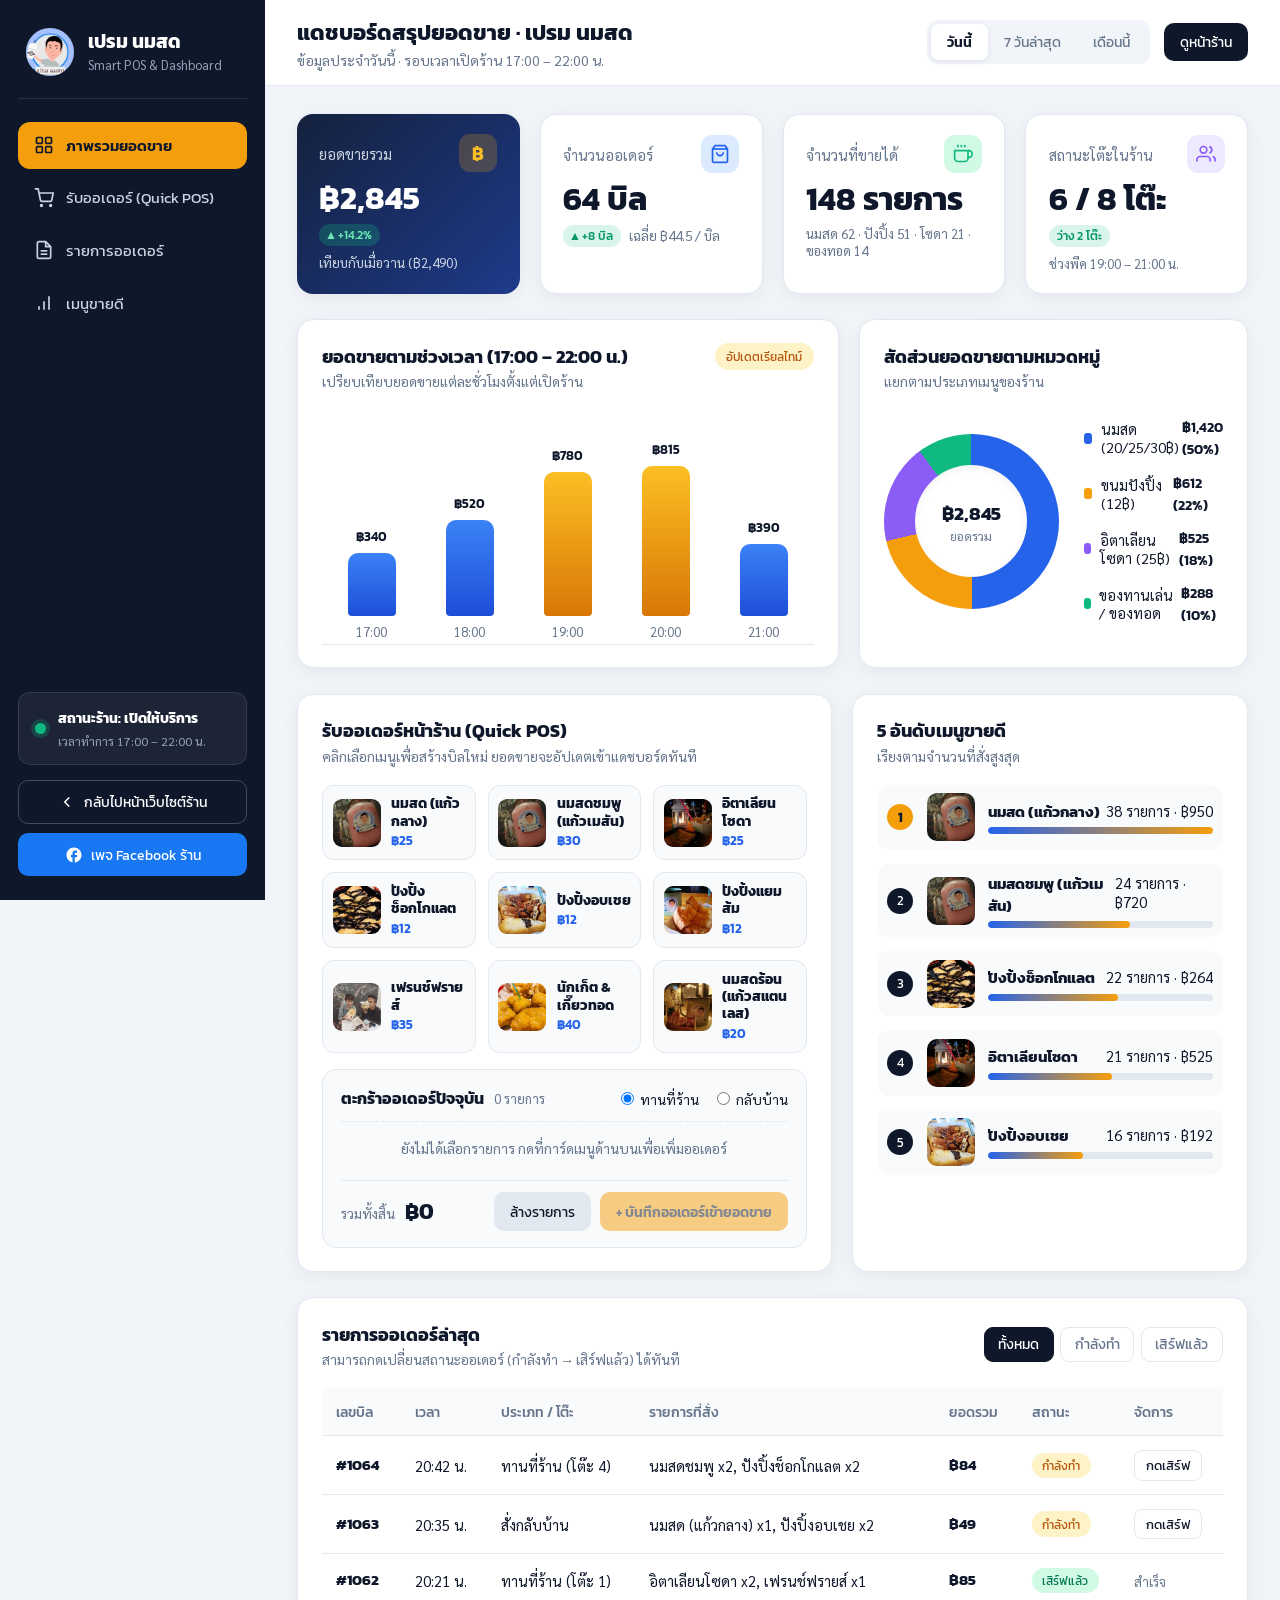
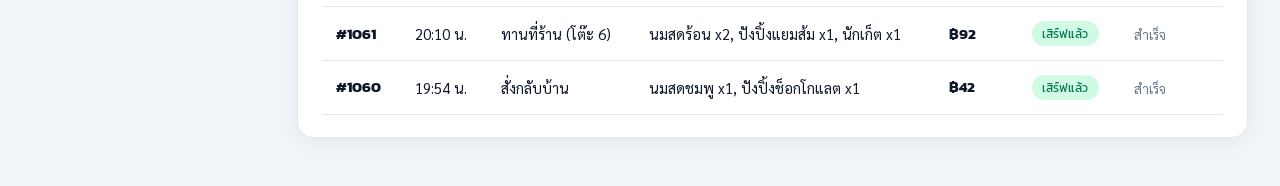
<file: dashboard.html>
<!DOCTYPE html>
<html lang="th">
<head>
  <meta charset="UTF-8">
  <meta name="viewport" content="width=device-width, initial-scale=1.0">
  <title>เปรม นมสด | ระบบจัดการร้าน & สรุปยอดขาย (Dashboard)</title>
  <link rel="icon" href="assets/logo.png">
  <link rel="preconnect" href="https://fonts.googleapis.com">
  <link rel="preconnect" href="https://fonts.gstatic.com" crossorigin>
  <link href="https://fonts.googleapis.com/css2?family=Kanit:wght@400;500;600;700&family=Sarabun:wght@300;400;500;600&display=swap" rel="stylesheet">
  <link rel="stylesheet" href="dashboard.css">
</head>
<body>

  <!-- Sidebar -->
  <aside class="sidebar" id="sidebar">
    <div class="sidebar__brand">
      <img src="assets/logo.png" alt="เปรม นมสด">
      <div>
        <strong>เปรม นมสด</strong>
        <span>Smart POS & Dashboard</span>
      </div>
    </div>

    <nav class="sidebar__nav">
      <a href="#overview" class="nav-item is-active" data-section="overview">
        <svg viewBox="0 0 24 24" width="20" height="20" fill="none" stroke="currentColor" stroke-width="2"><rect x="3" y="3" width="7" height="7" rx="1"/><rect x="14" y="3" width="7" height="7" rx="1"/><rect x="14" y="14" width="7" height="7" rx="1"/><rect x="3" y="14" width="7" height="7" rx="1"/></svg>
        <span>ภาพรวมยอดขาย</span>
      </a>
      <a href="#pos" class="nav-item" data-section="pos">
        <svg viewBox="0 0 24 24" width="20" height="20" fill="none" stroke="currentColor" stroke-width="2"><circle cx="9" cy="21" r="1"/><circle cx="20" cy="21" r="1"/><path d="M1 1h4l2.68 13.39a2 2 0 0 0 2 1.61h9.72a2 2 0 0 0 2-1.61L23 6H6"/></svg>
        <span>รับออเดอร์ (Quick POS)</span>
      </a>
      <a href="#orders" class="nav-item" data-section="orders">
        <svg viewBox="0 0 24 24" width="20" height="20" fill="none" stroke="currentColor" stroke-width="2"><path d="M14 2H6a2 2 0 0 0-2 2v16a2 2 0 0 0 2 2h12a2 2 0 0 0 2-2V8z"/><polyline points="14 2 14 8 20 8"/><line x1="16" y1="13" x2="8" y2="13"/><line x1="16" y1="17" x2="8" y2="17"/></svg>
        <span>รายการออเดอร์</span>
      </a>
      <a href="#ranking" class="nav-item" data-section="ranking">
        <svg viewBox="0 0 24 24" width="20" height="20" fill="none" stroke="currentColor" stroke-width="2"><path d="M12 20V10"/><path d="M18 20V4"/><path d="M6 20v-4"/></svg>
        <span>เมนูขายดี</span>
      </a>
    </nav>

    <div class="sidebar__status">
      <div class="status-dot"></div>
      <div>
        <strong>สถานะร้าน: เปิดให้บริการ</strong>
        <span>เวลาทำการ 17:00 – 22:00 น.</span>
      </div>
    </div>

    <div class="sidebar__footer">
      <a href="index.html" class="btn-outline">
        <svg viewBox="0 0 24 24" width="18" height="18" fill="none" stroke="currentColor" stroke-width="2"><path d="M15 18l-6-6 6-6"/></svg>
        <span>กลับไปหน้าเว็บไซต์ร้าน</span>
      </a>
      <a href="https://www.facebook.com/search/top/?q=%E0%B9%80%E0%B8%9B%E0%B8%A3%E0%B8%A1%20%E0%B8%99%E0%B8%A1%E0%B8%AA%E0%B8%94" target="_blank" rel="noopener noreferrer" class="btn-fb">
        <svg viewBox="0 0 24 24" width="18" height="18" fill="currentColor"><path d="M22 12c0-5.52-4.48-10-10-10S2 6.48 2 12c0 4.84 3.44 8.87 8 9.8V15H8v-3h2V9.5C10 7.57 11.57 6 13.5 6H16v3h-2c-.55 0-1 .45-1 1v2h3v3h-3v6.95c5.05-.5 9-4.76 9-9.95z"/></svg>
        <span>เพจ Facebook ร้าน</span>
      </a>
    </div>
  </aside>

  <!-- Main Content -->
  <div class="main">
    <!-- Topbar -->
    <header class="topbar">
      <div class="topbar__left">
        <button class="menu-toggle" id="menuToggle" aria-label="เปิดเมนู">
          <span></span><span></span><span></span>
        </button>
        <div>
          <h1>แดชบอร์ดสรุปยอดขาย · เปรม นมสด</h1>
          <p id="currentDateText">ข้อมูลประจำวันนี้ · รอบเวลาเปิดร้าน 17:00 – 22:00 น.</p>
        </div>
      </div>

      <div class="topbar__right">
        <div class="period-tabs" role="tablist" aria-label="เลือกช่วงเวลา">
          <button class="period-tab is-active" data-period="today">วันนี้</button>
          <button class="period-tab" data-period="week">7 วันล่าสุด</button>
          <button class="period-tab" data-period="month">เดือนนี้</button>
        </div>
        <a href="index.html" class="topbar__store-link">ดูหน้าร้าน</a>
      </div>
    </header>

    <div class="content">
      <!-- KPI Cards -->
      <section class="kpi-grid" id="overview">
        <article class="kpi-card kpi-card--primary">
          <div class="kpi-card__head">
            <span>ยอดขายรวม</span>
            <div class="kpi-icon kpi-icon--amber">฿</div>
          </div>
          <div class="kpi-card__value" id="kpiRevenue">฿2,845</div>
          <div class="kpi-card__foot">
            <span class="trend trend--up" id="kpiRevenueTrend">▲ +14.2%</span>
            <span class="kpi-sub" id="kpiRevenueSub">เทียบกับเมื่อวาน (฿2,490)</span>
          </div>
        </article>

        <article class="kpi-card">
          <div class="kpi-card__head">
            <span>จำนวนออเดอร์</span>
            <div class="kpi-icon kpi-icon--blue">
              <svg viewBox="0 0 24 24" width="20" height="20" fill="none" stroke="currentColor" stroke-width="2"><path d="M6 2L3 6v14a2 2 0 0 0 2 2h14a2 2 0 0 0 2-2V6l-3-4z"/><line x1="3" y1="6" x2="21" y2="6"/><path d="M16 10a4 4 0 0 1-8 0"/></svg>
            </div>
          </div>
          <div class="kpi-card__value" id="kpiOrders">64 บิล</div>
          <div class="kpi-card__foot">
            <span class="trend trend--up" id="kpiOrdersTrend">▲ +8 บิล</span>
            <span class="kpi-sub" id="kpiAvgBill">เฉลี่ย ฿44.5 / บิล</span>
          </div>
        </article>

        <article class="kpi-card">
          <div class="kpi-card__head">
            <span>จำนวนที่ขายได้</span>
            <div class="kpi-icon kpi-icon--green">
              <svg viewBox="0 0 24 24" width="20" height="20" fill="none" stroke="currentColor" stroke-width="2"><path d="M18 8h1a4 4 0 0 1 0 8h-1"/><path d="M2 8h16v9a4 4 0 0 1-4 4H6a4 4 0 0 1-4-4V8z"/><line x1="6" y1="1" x2="6" y2="4"/><line x1="10" y1="1" x2="10" y2="4"/><line x1="14" y1="1" x2="14" y2="4"/></svg>
            </div>
          </div>
          <div class="kpi-card__value" id="kpiItems">148 รายการ</div>
          <div class="kpi-card__foot">
            <span class="kpi-sub" id="kpiItemsBreakdown">นมสด 62 · ปังปิ้ง 51 · โซดา 21 · ของทอด 14</span>
          </div>
        </article>

        <article class="kpi-card">
          <div class="kpi-card__head">
            <span>สถานะโต๊ะในร้าน</span>
            <div class="kpi-icon kpi-icon--purple">
              <svg viewBox="0 0 24 24" width="20" height="20" fill="none" stroke="currentColor" stroke-width="2"><path d="M17 21v-2a4 4 0 0 0-4-4H5a4 4 0 0 0-4 4v2"/><circle cx="9" cy="7" r="4"/><path d="M23 21v-2a4 4 0 0 0-3-3.87"/><path d="M16 3.13a4 4 0 0 1 0 7.75"/></svg>
            </div>
          </div>
          <div class="kpi-card__value" id="kpiTables">6 / 8 โต๊ะ</div>
          <div class="kpi-card__foot">
            <span class="trend trend--up">ว่าง 2 โต๊ะ</span>
            <span class="kpi-sub">ช่วงพีค 19:00 – 21:00 น.</span>
          </div>
        </article>
      </section>

      <!-- Charts Row -->
      <section class="charts-grid">
        <!-- Hourly / Daily Bar Chart -->
        <div class="panel">
          <div class="panel__head">
            <div>
              <h2 id="barChartTitle">ยอดขายตามช่วงเวลา (17:00 – 22:00 น.)</h2>
              <p class="panel__sub" id="barChartSub">เปรียบเทียบยอดขายแต่ละชั่วโมงตั้งแต่เปิดร้าน</p>
            </div>
            <span class="pill">อัปเดตเรียลไทม์</span>
          </div>
          <div class="bar-chart" id="barChart"></div>
        </div>

        <!-- Category Breakdown -->
        <div class="panel">
          <div class="panel__head">
            <div>
              <h2>สัดส่วนยอดขายตามหมวดหมู่</h2>
              <p class="panel__sub">แยกตามประเภทเมนูของร้าน</p>
            </div>
          </div>
          <div class="donut-wrap">
            <div class="donut" id="donutChart">
              <div class="donut__center">
                <strong id="donutTotal">฿2,845</strong>
                <span>ยอดรวม</span>
              </div>
            </div>
            <ul class="legend" id="donutLegend"></ul>
          </div>
        </div>
      </section>

      <!-- Quick POS + Top Menu Row -->
      <section class="mid-grid">
        <!-- Quick POS Simulator -->
        <div class="panel" id="pos">
          <div class="panel__head">
            <div>
              <h2>รับออเดอร์หน้าร้าน (Quick POS)</h2>
              <p class="panel__sub">คลิกเลือกเมนูเพื่อสร้างบิลใหม่ ยอดขายจะอัปเดตเข้าแดชบอร์ดทันที</p>
            </div>
          </div>

          <div class="pos-items" id="posMenuGrid">
            <!-- Rendered by JS -->
          </div>

          <div class="pos-cart">
            <div class="pos-cart__top">
              <div>
                <strong>ตะกร้าออเดอร์ปัจจุบัน</strong>
                <span id="cartCount">0 รายการ</span>
              </div>
              <div class="pos-type">
                <label><input type="radio" name="orderType" value="ทานที่ร้าน (โต๊ะ 3)" checked> ทานที่ร้าน</label>
                <label><input type="radio" name="orderType" value="สั่งกลับบ้าน"> กลับบ้าน</label>
              </div>
            </div>
            <div class="pos-cart__list" id="cartList">
              <p class="empty-cart">ยังไม่ได้เลือกรายการ กดที่การ์ดเมนูด้านบนเพื่อเพิ่มออเดอร์</p>
            </div>
            <div class="pos-cart__bottom">
              <div class="pos-total">
                <span>รวมทั้งสิ้น</span>
                <strong id="cartTotal">฿0</strong>
              </div>
              <div class="pos-actions">
                <button class="btn-clear" id="clearCartBtn" type="button">ล้างรายการ</button>
                <button class="btn-submit" id="submitOrderBtn" type="button" disabled>+ บันทึกออเดอร์เข้ายอดขาย</button>
              </div>
            </div>
          </div>
        </div>

        <!-- Top Selling Products -->
        <div class="panel" id="ranking">
          <div class="panel__head">
            <div>
              <h2>5 อันดับเมนูขายดี</h2>
              <p class="panel__sub">เรียงตามจำนวนที่สั่งสูงสุด</p>
            </div>
          </div>
          <div class="top-list" id="topMenuList">
            <!-- Rendered by JS -->
          </div>
        </div>
      </section>

      <!-- Recent Orders Table -->
      <section class="panel" id="orders">
        <div class="panel__head panel__head--wrap">
          <div>
            <h2>รายการออเดอร์ล่าสุด</h2>
            <p class="panel__sub">สามารถกดเปลี่ยนสถานะออเดอร์ (กำลังทำ → เสิร์ฟแล้ว) ได้ทันที</p>
          </div>
          <div class="filter-group">
            <button class="filter-btn is-active" data-filter="all">ทั้งหมด</button>
            <button class="filter-btn" data-filter="cooking">กำลังทำ</button>
            <button class="filter-btn" data-filter="served">เสิร์ฟแล้ว</button>
          </div>
        </div>

        <div class="table-wrap">
          <table class="orders-table">
            <thead>
              <tr>
                <th>เลขบิล</th>
                <th>เวลา</th>
                <th>ประเภท / โต๊ะ</th>
                <th>รายการที่สั่ง</th>
                <th>ยอดรวม</th>
                <th>สถานะ</th>
                <th>จัดการ</th>
              </tr>
            </thead>
            <tbody id="ordersTableBody">
              <!-- Rendered by JS -->
            </tbody>
          </table>
        </div>
      </section>
    </div>
  </div>

  <div class="toast-msg" id="toastMsg" role="status" aria-live="polite"></div>

  <script src="dashboard.js"></script>
</body>
</html>
</file>
<file: dashboard.css>
/* เปรม นมสด - Smart Dashboard & POS */
:root {
  --navy: #0f172a;
  --navy-light: #1e293b;
  --blue: #2563eb;
  --amber: #f59e0b;
  --green: #10b981;
  --purple: #8b5cf6;
  --bg: #f1f5f9;
  --card: #ffffff;
  --ink: #0f172a;
  --muted: #64748b;
  --border: #e2e8f0;
  --radius: 16px;
  --shadow: 0 4px 20px rgba(15, 23, 42, .06);
}

*, *::before, *::after { box-sizing: border-box; }
html { scroll-behavior: smooth; }
body {
  margin: 0;
  font-family: 'Sarabun', sans-serif;
  background: var(--bg);
  color: var(--ink);
  display: flex;
  min-height: 100vh;
}
h1, h2, h3, h4, strong, button, .period-tab, .nav-item, .pill {
  font-family: 'Kanit', sans-serif;
}
a { text-decoration: none; color: inherit; }

/* Sidebar */
.sidebar {
  width: 265px;
  background: var(--navy);
  color: #fff;
  display: flex;
  flex-direction: column;
  padding: 1.5rem 1.15rem;
  position: sticky;
  top: 0;
  height: 100vh;
  flex-shrink: 0;
  z-index: 40;
}
.sidebar__brand {
  display: flex;
  align-items: center;
  gap: .85rem;
  padding: .25rem .5rem 1.4rem;
  border-bottom: 1px solid rgba(255,255,255,.1);
}
.sidebar__brand img {
  width: 48px;
  height: 48px;
  border-radius: 50%;
  background: #fff;
}
.sidebar__brand strong {
  display: block;
  font-size: 1.2rem;
  line-height: 1.2;
}
.sidebar__brand span {
  font-size: .8rem;
  color: #94a3b8;
}

.sidebar__nav {
  display: flex;
  flex-direction: column;
  gap: .35rem;
  margin-top: 1.4rem;
}
.nav-item {
  display: flex;
  align-items: center;
  gap: .75rem;
  padding: .75rem 1rem;
  border-radius: 12px;
  color: #cbd5e1;
  font-size: .96rem;
  transition: background .2s, color .2s;
}
.nav-item:hover {
  background: rgba(255,255,255,.07);
  color: #fff;
}
.nav-item.is-active {
  background: var(--amber);
  color: var(--navy);
  font-weight: 600;
}

.sidebar__status {
  margin-top: auto;
  background: rgba(255,255,255,.06);
  border: 1px solid rgba(255,255,255,.1);
  border-radius: 12px;
  padding: .9rem 1rem;
  display: flex;
  align-items: center;
  gap: .75rem;
}
.status-dot {
  width: 11px;
  height: 11px;
  border-radius: 50%;
  background: var(--green);
  box-shadow: 0 0 0 4px rgba(16, 185, 129, .22);
  flex-shrink: 0;
}
.sidebar__status strong {
  display: block;
  font-size: .88rem;
}
.sidebar__status span {
  font-size: .78rem;
  color: #94a3b8;
}

.sidebar__footer {
  margin-top: .9rem;
  display: flex;
  flex-direction: column;
  gap: .55rem;
}
.btn-outline, .btn-fb {
  display: flex;
  align-items: center;
  justify-content: center;
  gap: .5rem;
  padding: .65rem .9rem;
  border-radius: 10px;
  font-family: 'Kanit', sans-serif;
  font-size: .9rem;
  transition: transform .15s, background .2s;
}
.btn-outline {
  border: 1px solid rgba(255,255,255,.22);
  color: #fff;
}
.btn-outline:hover { background: rgba(255,255,255,.1); }
.btn-fb {
  background: #1877f2;
  color: #fff;
}
.btn-fb:hover { background: #166fe5; }

/* Main layout */
.main {
  flex: 1;
  min-width: 0;
  display: flex;
  flex-direction: column;
}
.topbar {
  background: var(--card);
  border-bottom: 1px solid var(--border);
  padding: 1rem 2rem;
  display: flex;
  align-items: center;
  justify-content: space-between;
  gap: 1rem;
  position: sticky;
  top: 0;
  z-index: 30;
}
.topbar__left {
  display: flex;
  align-items: center;
  gap: 1rem;
}
.topbar h1 {
  margin: 0;
  font-size: 1.35rem;
  color: var(--navy);
}
.topbar p {
  margin: .1rem 0 0;
  font-size: .88rem;
  color: var(--muted);
}
.topbar__right {
  display: flex;
  align-items: center;
  gap: .9rem;
}
.period-tabs {
  display: inline-flex;
  background: #f1f5f9;
  padding: 4px;
  border-radius: 11px;
}
.period-tab {
  border: 0;
  background: transparent;
  padding: .45rem 1rem;
  border-radius: 8px;
  font-size: .9rem;
  color: var(--muted);
  cursor: pointer;
  transition: background .2s, color .2s;
}
.period-tab.is-active {
  background: #fff;
  color: var(--navy);
  font-weight: 600;
  box-shadow: 0 2px 6px rgba(0,0,0,.07);
}
.topbar__store-link {
  font-family: 'Kanit', sans-serif;
  font-size: .9rem;
  padding: .5rem 1rem;
  border-radius: 10px;
  background: var(--navy);
  color: #fff;
}
.menu-toggle {
  display: none;
  background: none;
  border: 0;
  padding: 6px;
  cursor: pointer;
}
.menu-toggle span {
  display: block;
  width: 22px;
  height: 2px;
  background: var(--navy);
  margin: 4px 0;
}

/* Content */
.content {
  padding: 1.75rem 2rem 3rem;
  display: flex;
  flex-direction: column;
  gap: 1.6rem;
  max-width: 1400px;
}

/* KPI Grid */
.kpi-grid {
  display: grid;
  grid-template-columns: repeat(4, 1fr);
  gap: 1.25rem;
}
.kpi-card {
  background: var(--card);
  border-radius: var(--radius);
  padding: 1.3rem 1.4rem;
  box-shadow: var(--shadow);
  border: 1px solid var(--border);
}
.kpi-card--primary {
  background: linear-gradient(135deg, #14213d 0%, #1e3a8a 100%);
  color: #fff;
  border: 0;
}
.kpi-card__head {
  display: flex;
  align-items: center;
  justify-content: space-between;
  font-size: .92rem;
  color: var(--muted);
}
.kpi-card--primary .kpi-card__head { color: #cbd5e1; }
.kpi-icon {
  width: 38px;
  height: 38px;
  border-radius: 11px;
  display: grid;
  place-items: center;
  font-family: 'Kanit', sans-serif;
  font-weight: 700;
  font-size: 1.15rem;
}
.kpi-icon--amber { background: rgba(245, 158, 11, .22); color: #fbbf24; }
.kpi-icon--blue { background: #dbeafe; color: var(--blue); }
.kpi-icon--green { background: #d1fae5; color: var(--green); }
.kpi-icon--purple { background: #ede9fe; color: var(--purple); }
.kpi-card__value {
  font-family: 'Kanit', sans-serif;
  font-size: 2rem;
  font-weight: 700;
  margin: .45rem 0;
  line-height: 1.15;
}
.kpi-card__foot {
  display: flex;
  align-items: center;
  gap: .5rem;
  flex-wrap: wrap;
  font-size: .84rem;
}
.trend {
  font-family: 'Kanit', sans-serif;
  font-weight: 500;
  padding: .1rem .5rem;
  border-radius: 99px;
  font-size: .78rem;
}
.trend--up {
  background: rgba(16, 185, 129, .16);
  color: #059669;
}
.kpi-card--primary .trend--up {
  background: rgba(16, 185, 129, .25);
  color: #6ee7b7;
}
.kpi-sub { color: var(--muted); }
.kpi-card--primary .kpi-sub { color: #cbd5e1; }

/* Panels & Charts */
.panel {
  background: var(--card);
  border-radius: var(--radius);
  padding: 1.4rem 1.5rem;
  box-shadow: var(--shadow);
  border: 1px solid var(--border);
}
.panel__head {
  display: flex;
  align-items: flex-start;
  justify-content: space-between;
  gap: 1rem;
  margin-bottom: 1.25rem;
}
.panel__head--wrap { flex-wrap: wrap; align-items: center; }
.panel h2 {
  margin: 0;
  font-size: 1.15rem;
  color: var(--navy);
}
.panel__sub {
  margin: .15rem 0 0;
  font-size: .86rem;
  color: var(--muted);
}
.pill {
  background: #fef3c7;
  color: #b45309;
  font-size: .78rem;
  padding: .25rem .7rem;
  border-radius: 99px;
  white-space: nowrap;
}

.charts-grid {
  display: grid;
  grid-template-columns: 1.45fr 1fr;
  gap: 1.25rem;
}

/* Bar chart */
.bar-chart {
  height: 235px;
  display: flex;
  align-items: flex-end;
  gap: .9rem;
  padding: 1.5rem .5rem .25rem;
  border-bottom: 1px solid var(--border);
}
.bar-col {
  flex: 1;
  display: flex;
  flex-direction: column;
  align-items: center;
  height: 100%;
  justify-content: flex-end;
  gap: .45rem;
}
.bar-col__val {
  font-family: 'Kanit', sans-serif;
  font-size: .8rem;
  color: var(--navy);
  font-weight: 600;
}
.bar-col__bar {
  width: min(48px, 80%);
  border-radius: 10px 10px 4px 4px;
  background: linear-gradient(180deg, #3b82f6 0%, #1d4ed8 100%);
  transition: height .4s ease;
}
.bar-col.is-peak .bar-col__bar {
  background: linear-gradient(180deg, #fbbf24 0%, #d97706 100%);
}
.bar-col__label {
  font-size: .8rem;
  color: var(--muted);
  text-align: center;
}

/* Donut chart */
.donut-wrap {
  display: flex;
  align-items: center;
  gap: 1.6rem;
  padding-top: .4rem;
}
.donut {
  width: 175px;
  height: 175px;
  border-radius: 50%;
  display: grid;
  place-items: center;
  flex-shrink: 0;
  position: relative;
}
.donut__center {
  width: 112px;
  height: 112px;
  border-radius: 50%;
  background: #fff;
  display: flex;
  flex-direction: column;
  align-items: center;
  justify-content: center;
  box-shadow: inset 0 2px 8px rgba(0,0,0,.06);
}
.donut__center strong {
  font-size: 1.2rem;
  color: var(--navy);
}
.donut__center span {
  font-size: .78rem;
  color: var(--muted);
}
.legend {
  list-style: none;
  padding: 0;
  margin: 0;
  flex: 1;
  display: flex;
  flex-direction: column;
  gap: .7rem;
}
.legend li {
  display: flex;
  align-items: center;
  justify-content: space-between;
  font-size: .9rem;
}
.legend__name {
  display: flex;
  align-items: center;
  gap: .55rem;
}
.legend__dot {
  width: 11px;
  height: 11px;
  border-radius: 3px;
}
.legend__val {
  font-family: 'Kanit', sans-serif;
  font-weight: 600;
}

/* Mid Grid: Quick POS + Top Menu */
.mid-grid {
  display: grid;
  grid-template-columns: 1.35fr 1fr;
  gap: 1.25rem;
}
.pos-items {
  display: grid;
  grid-template-columns: repeat(3, 1fr);
  gap: .75rem;
}
.pos-item {
  border: 1px solid var(--border);
  background: #f8fafc;
  border-radius: 12px;
  padding: .6rem;
  display: flex;
  align-items: center;
  gap: .65rem;
  cursor: pointer;
  text-align: left;
  transition: transform .15s, border-color .2s, background .2s;
}
.pos-item:hover {
  transform: translateY(-2px);
  border-color: var(--blue);
  background: #eff6ff;
}
.pos-item img {
  width: 48px;
  height: 48px;
  border-radius: 9px;
  object-fit: cover;
  flex-shrink: 0;
}
.pos-item__info strong {
  display: block;
  font-size: .9rem;
  color: var(--navy);
  line-height: 1.2;
}
.pos-item__info span {
  font-size: .82rem;
  color: var(--blue);
  font-weight: 600;
}

.pos-cart {
  margin-top: 1rem;
  background: #f8fafc;
  border: 1px solid var(--border);
  border-radius: 14px;
  padding: 1rem 1.1rem;
}
.pos-cart__top {
  display: flex;
  align-items: center;
  justify-content: space-between;
  flex-wrap: wrap;
  gap: .5rem;
  padding-bottom: .65rem;
  border-bottom: 1px dashed var(--border);
}
.pos-cart__top span {
  font-size: .82rem;
  color: var(--muted);
  margin-left: .4rem;
}
.pos-type {
  display: flex;
  gap: .85rem;
  font-size: .86rem;
}
.pos-cart__list {
  min-height: 58px;
  max-height: 140px;
  overflow-y: auto;
  padding: .6rem 0;
}
.empty-cart {
  margin: .5rem 0;
  color: var(--muted);
  font-size: .86rem;
  text-align: center;
}
.cart-row {
  display: flex;
  align-items: center;
  justify-content: space-between;
  padding: .3rem 0;
  font-size: .9rem;
}
.cart-row strong { color: var(--navy); }
.pos-cart__bottom {
  display: flex;
  align-items: center;
  justify-content: space-between;
  gap: 1rem;
  padding-top: .7rem;
  border-top: 1px solid var(--border);
  flex-wrap: wrap;
}
.pos-total span {
  font-size: .85rem;
  color: var(--muted);
  margin-right: .4rem;
}
.pos-total strong {
  font-size: 1.35rem;
  color: var(--navy);
}
.pos-actions {
  display: flex;
  gap: .55rem;
}
.btn-clear, .btn-submit {
  border: 0;
  padding: .55rem 1rem;
  border-radius: 10px;
  cursor: pointer;
  font-size: .9rem;
}
.btn-clear {
  background: #e2e8f0;
  color: var(--ink);
}
.btn-submit {
  background: var(--amber);
  color: var(--navy);
  font-weight: 600;
}
.btn-submit:disabled {
  opacity: .5;
  cursor: not-allowed;
}

/* Top Selling List */
.top-list {
  display: flex;
  flex-direction: column;
  gap: .85rem;
}
.top-item {
  display: flex;
  align-items: center;
  gap: .85rem;
  padding: .55rem .65rem;
  border-radius: 12px;
  background: #f8fafc;
}
.top-rank {
  width: 26px;
  height: 26px;
  border-radius: 50%;
  background: var(--navy);
  color: #fff;
  font-family: 'Kanit', sans-serif;
  font-size: .82rem;
  display: grid;
  place-items: center;
  flex-shrink: 0;
}
.top-item:first-child .top-rank {
  background: var(--amber);
  color: var(--navy);
  font-weight: 700;
}
.top-item img {
  width: 48px;
  height: 48px;
  border-radius: 10px;
  object-fit: cover;
  flex-shrink: 0;
}
.top-item__body {
  flex: 1;
  min-width: 0;
}
.top-item__row {
  display: flex;
  justify-content: space-between;
  font-size: .92rem;
  margin-bottom: .3rem;
}
.top-bar {
  height: 7px;
  background: #e2e8f0;
  border-radius: 99px;
  overflow: hidden;
}
.top-bar__fill {
  height: 100%;
  background: linear-gradient(90deg, var(--blue), var(--amber));
  border-radius: 99px;
}

/* Orders Table */
.filter-group {
  display: flex;
  gap: .4rem;
}
.filter-btn {
  border: 1px solid var(--border);
  background: #fff;
  padding: .4rem .85rem;
  border-radius: 9px;
  font-size: .86rem;
  color: var(--muted);
  cursor: pointer;
}
.filter-btn.is-active {
  background: var(--navy);
  color: #fff;
  border-color: var(--navy);
}
.table-wrap { overflow-x: auto; }
.orders-table {
  width: 100%;
  border-collapse: collapse;
  font-size: .92rem;
}
.orders-table th, .orders-table td {
  padding: .85rem .9rem;
  text-align: left;
  border-bottom: 1px solid var(--border);
}
.orders-table th {
  font-family: 'Kanit', sans-serif;
  font-weight: 500;
  color: var(--muted);
  font-size: .85rem;
  background: #f8fafc;
}
.badge-status {
  display: inline-block;
  padding: .2rem .65rem;
  border-radius: 99px;
  font-family: 'Kanit', sans-serif;
  font-size: .78rem;
}
.badge-status--cooking {
  background: #fef3c7;
  color: #b45309;
}
.badge-status--served {
  background: #d1fae5;
  color: #047857;
}
.action-btn {
  border: 1px solid var(--border);
  background: #fff;
  padding: .3rem .7rem;
  border-radius: 8px;
  cursor: pointer;
  font-size: .8rem;
  color: var(--navy);
}
.action-btn:hover {
  background: var(--green);
  color: #fff;
  border-color: var(--green);
}

/* Toast notification */
.toast-msg {
  position: fixed;
  bottom: 24px;
  right: 24px;
  background: var(--navy);
  color: #fff;
  padding: .8rem 1.25rem;
  border-radius: 12px;
  font-family: 'Kanit', sans-serif;
  box-shadow: 0 10px 30px rgba(0,0,0,.25);
  opacity: 0;
  transform: translateY(12px);
  pointer-events: none;
  transition: opacity .25s, transform .25s;
  z-index: 100;
}
.toast-msg.is-shown {
  opacity: 1;
  transform: translateY(0);
}

/* Responsive */
@media (max-width: 1120px) {
  .kpi-grid { grid-template-columns: repeat(2, 1fr); }
  .charts-grid, .mid-grid { grid-template-columns: 1fr; }
}
@media (max-width: 820px) {
  .sidebar {
    position: fixed;
    left: -280px;
    transition: left .25s ease;
  }
  .sidebar.is-open { left: 0; }
  .menu-toggle { display: block; }
  .topbar { padding: .85rem 1.1rem; flex-wrap: wrap; }
  .content { padding: 1.1rem; }
  .pos-items { grid-template-columns: repeat(2, 1fr); }
  .donut-wrap { flex-direction: column; align-items: flex-start; }
}
@media (max-width: 520px) {
  .kpi-grid, .pos-items { grid-template-columns: 1fr; }
}
</file>
